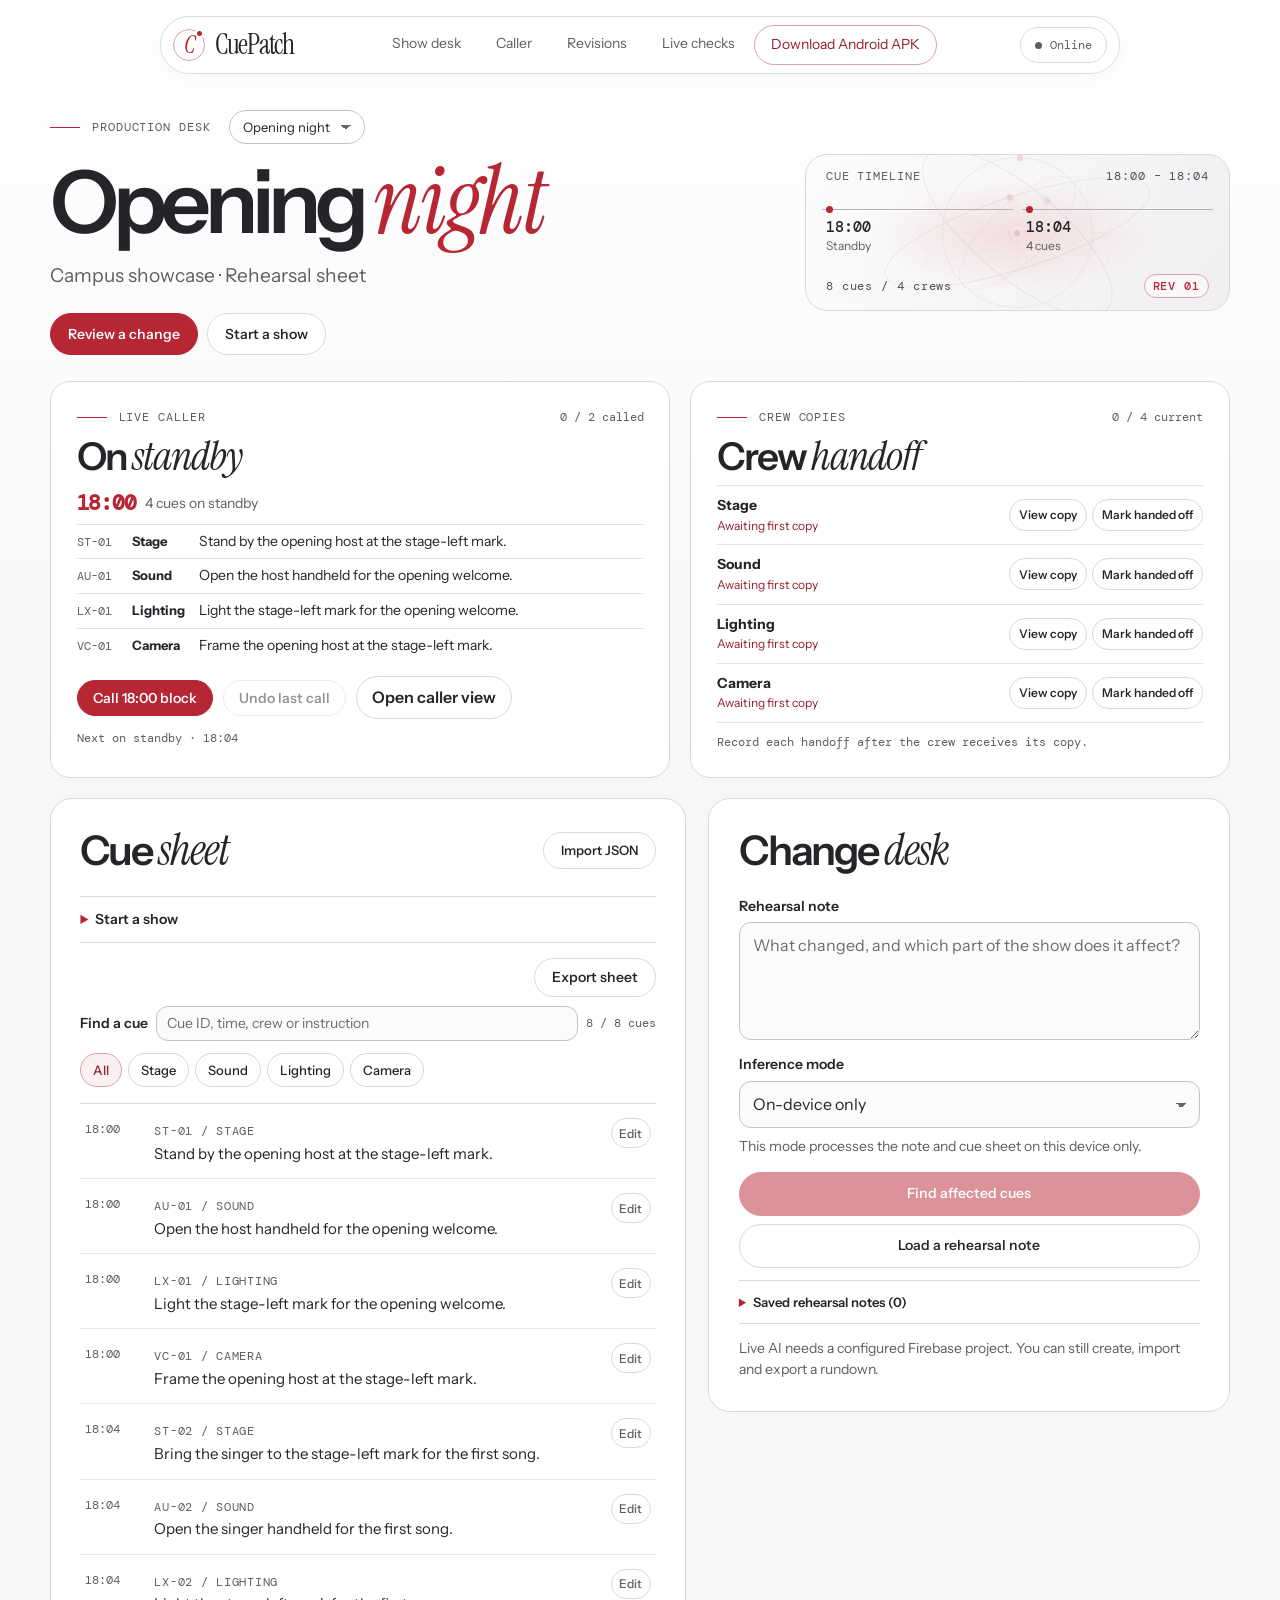
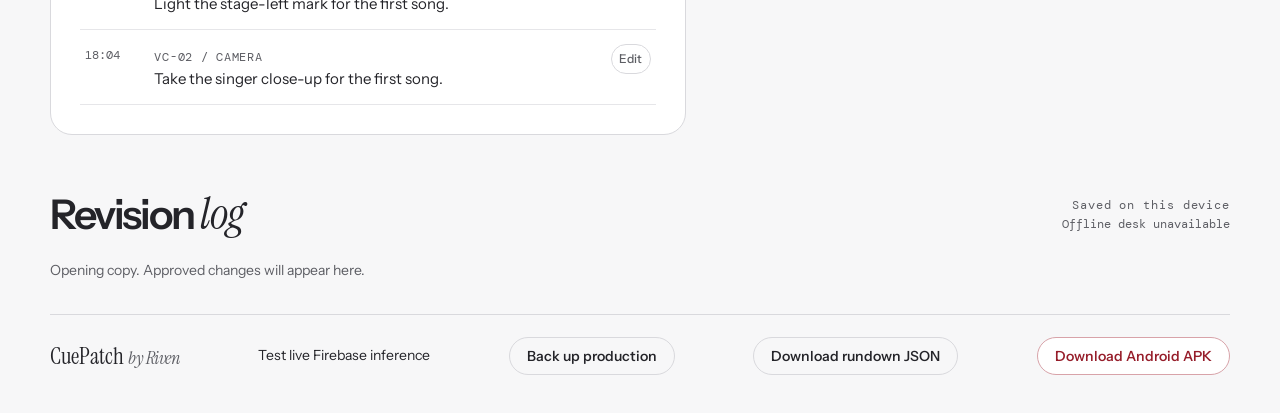
<file: web/index.html>
<!doctype html>
<html lang="en">
<head>
  <meta charset="utf-8"><meta name="viewport" content="width=device-width,initial-scale=1,viewport-fit=cover">
  <meta name="theme-color" content="#f7f7f8"><title>CuePatch · Show desk</title>
  <link rel="stylesheet" href="style.css">
</head>
<body id="top" class="show-desk">
<a class="skip" href="#desk">Skip to show desk</a>
<header class="capsule">
  <a href="#top" class="brand" aria-label="CuePatch home"><span class="seal" aria-hidden="true">C</span>CuePatch</a>
  <button class="menu-toggle" type="button" aria-expanded="false" aria-controls="navigation" aria-label="Open navigation"><span></span><span></span></button>
  <nav id="navigation" aria-label="Primary">
    <a href="#desk" aria-current="location">Show desk</a><a href="#operations">Caller</a><a href="#history">Revisions</a><a href="checks.html">Live checks</a>
    <a class="android-download" href="https://github.com/johnbosco-j/CuePatch/releases/download/android-v1.0.0/CuePatch-1.0.0.apk">Download Android APK</a>
  </nav>
  <span class="network" id="network"></span>
</header>
<nav class="mobile-sections" aria-label="Show sections">
  <a href="#operations">Caller</a><a href="#handoff">Handoffs</a><a href="#desk">Cue sheet</a><a href="#change">Changes</a>
</nav>
<main>
  <section class="hero" aria-labelledby="title">
    <div class="hero-copy">
      <div class="workspace-head"><p class="eyebrow"><span></span> Production desk</p><label class="sr-only" for="show-switch">Saved production</label><select id="show-switch" title="Switch saved production"></select></div>
      <h1 id="title">Opening <em>night</em></h1>
      <p class="sub" id="sub">Campus showcase · Rehearsal sheet</p>
      <div class="hero-actions"><a class="action solid" href="#change">Review a change</a><a id="start-link" class="action quiet" href="#new-show">Start a show</a></div>
    </div>
    <figure class="show-map schedule-map" aria-label="Production timeline">
      <figcaption><span class="eyebrow">Cue timeline</span><span id="map-time"></span></figcaption>
      <div class="orbit-plane" aria-hidden="true">
        <div class="orbit-grid"></div>
        <div class="ring round"><i></i></div><div class="ring sweep"><i></i></div>
        <div class="ring cross"><i></i></div><div class="ring radial"></div>
        <div class="axis horizontal"></div><div class="axis vertical"></div>
        <div class="orbit-core"><span></span></div>
      </div>
      <div id="time-rail" class="time-rail" role="group" aria-label="Inspect scheduled blocks"></div>
      <div class="map-footer"><span id="counts"></span><strong id="rev">REV 01</strong></div>
    </figure>
  </section>
  <section id="operations" class="operations" aria-label="Show operations">
    <section class="ops-panel caller" aria-labelledby="caller-heading">
      <div class="ops-top"><p class="eyebrow"><span></span> Live caller</p><span id="call-progress" class="counter"></span></div>
      <h2 id="caller-heading">On <em>standby</em></h2>
      <div class="block-line"><strong id="block-time"></strong><span id="block-summary"></span></div>
      <ul id="block-cues" class="block-list" aria-label="Standby instructions"></ul>
      <div class="call-actions"><button class="primary" id="call-block">Call block</button><button class="example" id="undo-call">Undo last call</button><button class="focus-launch" id="focus-open" aria-haspopup="dialog">Open caller view</button></div>
      <p id="next-block" class="ops-meta"></p>
    </section>
    <section id="handoff" class="ops-panel handoff" aria-labelledby="handoff-heading">
      <div class="ops-top"><p class="eyebrow"><span></span> Crew copies</p><span id="handoff-count" class="counter"></span></div>
      <h2 id="handoff-heading">Crew <em>handoff</em></h2>
      <div id="handoff-rows"></div>
      <p class="ops-meta">Record each handoff after the crew receives its copy.</p>
    </section>
  </section>
  <dialog id="caller-view" aria-labelledby="focus-title">
    <header class="focus-header">
      <div><p class="eyebrow">Live caller</p><h2 id="focus-title"></h2></div>
      <form method="dialog"><button class="example" autofocus>Back to desk</button></form>
    </header>
    <div class="focus-body">
      <section class="focus-now" aria-labelledby="focus-standby">
        <div class="focus-label"><h3 id="focus-standby">On standby</h3><span id="focus-progress"></span></div>
        <strong id="focus-time"></strong>
        <ul id="focus-cues" class="focus-list" aria-label="Current block cues"></ul>
        <div class="call-actions"><button class="primary" id="focus-call"></button><button class="example" id="focus-undo">Undo last call</button></div>
        <p id="focus-status" role="status"></p>
      </section>
      <aside class="focus-upcoming" aria-label="Upcoming and called blocks">
        <h3>Following block</h3><strong id="focus-next"></strong>
        <ul id="focus-next-cues" class="focus-list" aria-label="Following block cues"></ul>
        <h3 class="log-label">Call log</h3><p id="focus-empty">No blocks called yet.</p>
        <ol id="focus-log" aria-label="Called blocks, most recent first"></ol>
      </aside>
    </div>
  </dialog>
  <p id="operation-status" class="operation-status" role="status" aria-live="polite"></p>
  <div class="desk" id="desk">
    <section class="panel sheet" aria-labelledby="sheet-title">
      <div class="bar"><h2 id="sheet-title">Cue <em>sheet</em></h2><label class="import">Import JSON<input type="file" id="file" accept=".json,application/json"></label></div>
      <details id="new-show"><summary>Start a show</summary><form id="show-form">
        <label for="show-name">Show name</label><input id="show-name" required maxlength="60" placeholder="Campus arts evening">
        <label for="show-cues">Cue list</label><p class="hint" id="format">Paste four spreadsheet columns, or separate the ID, time, crew and instruction with vertical bars. Enter one cue per line.</p>
        <textarea id="show-cues" required rows="4" aria-describedby="format" placeholder="CAM-1 | 18:00 | Camera | Frame the host at the lectern."></textarea>
        <button class="primary" id="create-show">Create rundown</button><p id="form-error" role="status"></p>
      </form></details>
      <div class="filters"><label for="crew">Crew</label><select id="crew"></select><button id="export" class="link">Export sheet</button></div>
      <section id="calling-copy" hidden aria-label="Crew calling copy"><h3>Calling copy</h3><pre id="copy-text"></pre>
        <section id="crew-issue" hidden aria-label="Issue a crew copy">
          <h4 id="issue-title"></h4><p id="issue-summary"></p><div id="issue-differences"></div>
          <div class="issue-actions"><a id="issue-open" class="link" target="_blank" rel="noopener noreferrer">Open mobile copy</a><button id="issue-copy" class="link" type="button">Copy crew link</button><button id="issue-file" class="link" type="button">Download offline HTML</button></div>
          <p id="issue-note" class="hint"></p><input type="text" readonly id="issue-url" aria-label="Crew link to copy" hidden>
        </section><button type="button" id="save-sheet" class="link">Download text file</button><button type="button" id="print-sheet" class="link">Print calling copy</button><button type="button" id="close-copy" class="link">Close copy</button></section>
      <div class="cue-search"><label for="cue-search">Find a cue</label><input id="cue-search" type="search" placeholder="Cue ID, time, crew or instruction"><span id="visible-count"></span></div>
      <button id="clear-time" class="link" hidden>Show all time blocks</button>
      <div class="crew-rail" id="crew-rail" aria-label="Filter cue sheet by crew" role="group"></div><div id="rundown"></div>
    </section>
    <section class="panel change" id="change" aria-labelledby="change-title">
      <div class="bar"><h2 id="change-title">Change <em>desk</em></h2></div>
      <label for="note">Rehearsal note</label><textarea id="note" maxlength="1500" rows="4" placeholder="What changed, and which part of the show does it affect?"></textarea>
      <label for="mode">Inference mode</label><select id="mode"><option value="private">On-device only</option><option value="hybrid">On-device with cloud fallback</option></select>
      <p id="privacy" class="hint"></p><button id="analyse" class="primary">Find affected cues</button>
      <button id="example" class="example">Load a rehearsal note</button>
      <details class="note-shelf"><summary>Saved rehearsal notes <span id="template-count"></span></summary>
        <button id="save-template" class="link">Save current note on this device</button><div id="template-list"></div>
      </details>
      <p id="status" class="receipt" role="status" aria-live="polite"></p><div id="review"></div>
    </section>
  </div>
  <section class="history" id="history"><div class="bar"><h2>Revision <em>log</em></h2><div class="local-status"><span id="session">Saved on this device</span><span id="offline-status">Preparing offline desk</span></div></div><div id="log"></div></section>
  <footer><span class="brand-sign">CuePatch <em>by Riven</em></span><a href="checks.html">Test live Firebase inference</a><button id="backup" class="link">Back up production</button><button id="download" class="link">Download rundown JSON</button><a class="link android-download" href="https://github.com/johnbosco-j/CuePatch/releases/download/android-v1.0.0/CuePatch-1.0.0.apk">Download Android APK</a></footer>
</main>
<script src="config.js"></script><script src="core.js"></script><script src="ai.js"></script><script src="production.js"></script><script src="crew-copy.js"></script><script src="crew-page.js"></script><script src="app.js"></script><script src="navigation.js"></script>
</body></html>
</file>
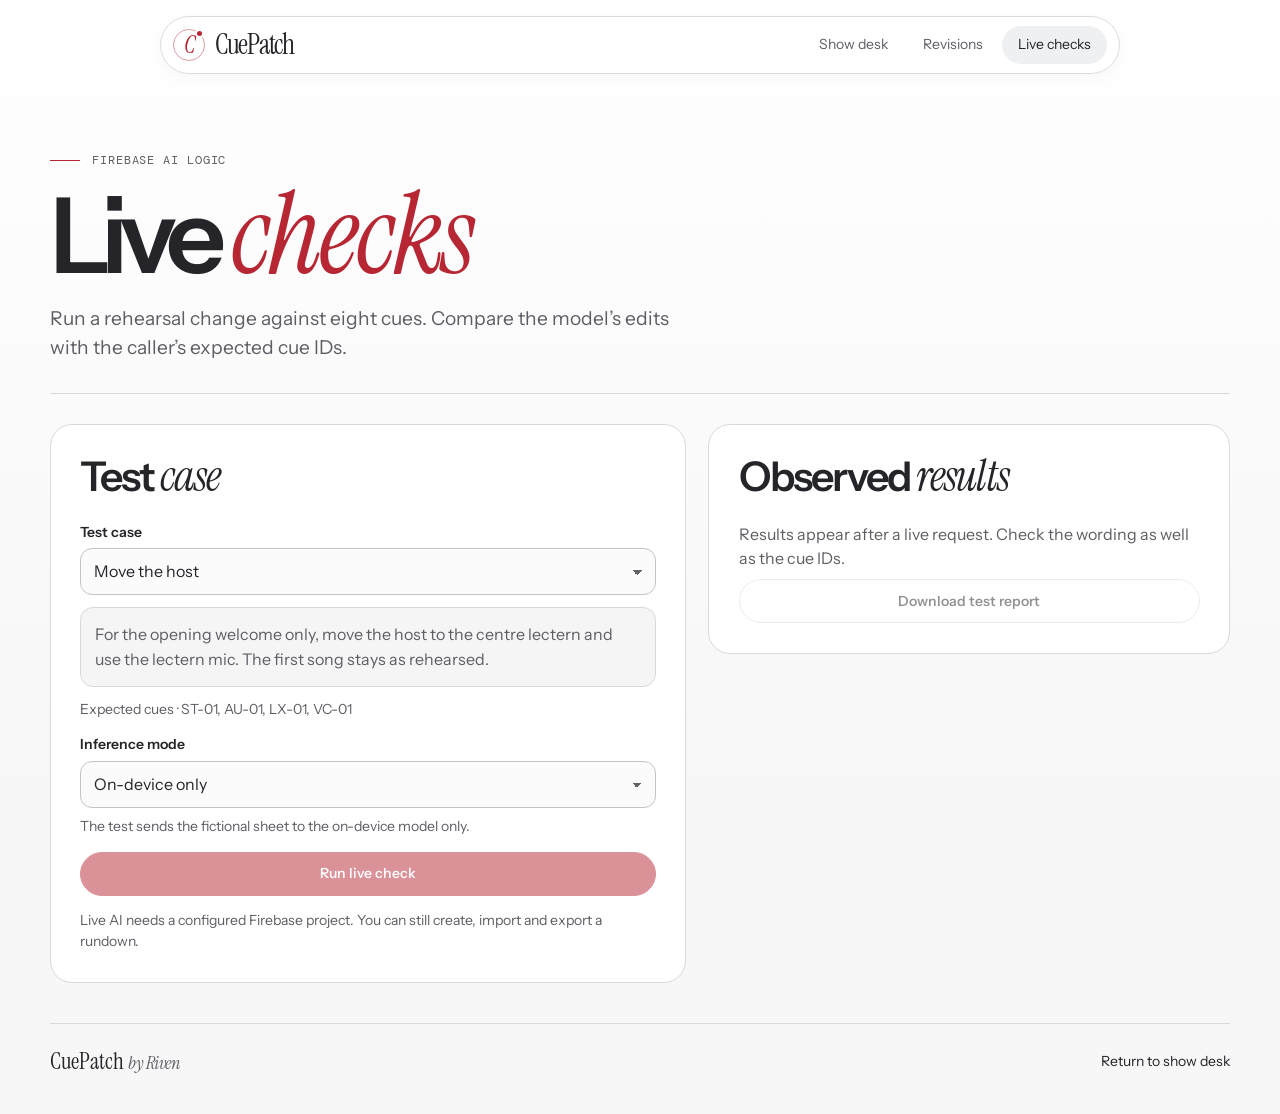
<file: web/checks.html>
<!doctype html>
<html lang="en"><head><meta charset="utf-8"><meta name="viewport" content="width=device-width,initial-scale=1"><meta name="theme-color" content="#f7f7f8"><title>CuePatch · Live checks</title><link rel="stylesheet" href="style.css"></head>
<body id="top"><a class="skip" href="#tests">Skip to live checks</a>
<header class="capsule"><a href="index.html" class="brand"><span class="seal" aria-hidden="true">C</span>CuePatch</a><nav id="navigation" aria-label="Primary"><a href="index.html#desk">Show desk</a><a href="index.html#history">Revisions</a><a aria-current="page" href="#top">Live checks</a></nav><button class="menu-toggle" type="button" aria-expanded="false" aria-controls="navigation" aria-label="Open navigation"><span></span><span></span></button></header>
<main><section class="checks-hero"><p class="eyebrow"><span></span> Firebase AI Logic</p><h1>Live <em>checks</em></h1><p class="sub">Run a rehearsal change against eight cues. Compare the model’s edits with the caller’s expected cue IDs.</p></section>
<div class="desk" id="tests"><section class="panel"><div class="bar"><h2>Test <em>case</em></h2></div><label for="case">Test case</label><select id="case"></select><p id="note" class="case-note"></p><p id="expected" class="hint"></p>
<label for="route">Inference mode</label><select id="route"><option value="private">On-device only</option><option value="hybrid">Allow cloud fallback</option></select><p id="permission" class="hint"></p><button class="primary" id="run" disabled>Run live check</button><p id="status" class="receipt" role="status"></p></section>
<section class="panel"><div class="bar"><h2>Observed <em>results</em></h2></div><p id="empty">Results appear after a live request. Check the wording as well as the cue IDs.</p><div id="results"></div><button id="export" class="example" disabled>Download test report</button></section></div>
<footer><span class="brand-sign">CuePatch <em>by Riven</em></span><a href="index.html">Return to show desk</a></footer></main>
<script src="config.js"></script><script src="core.js"></script><script src="ai.js"></script><script src="checks.js"></script><script src="navigation.js"></script></body></html>
</file>
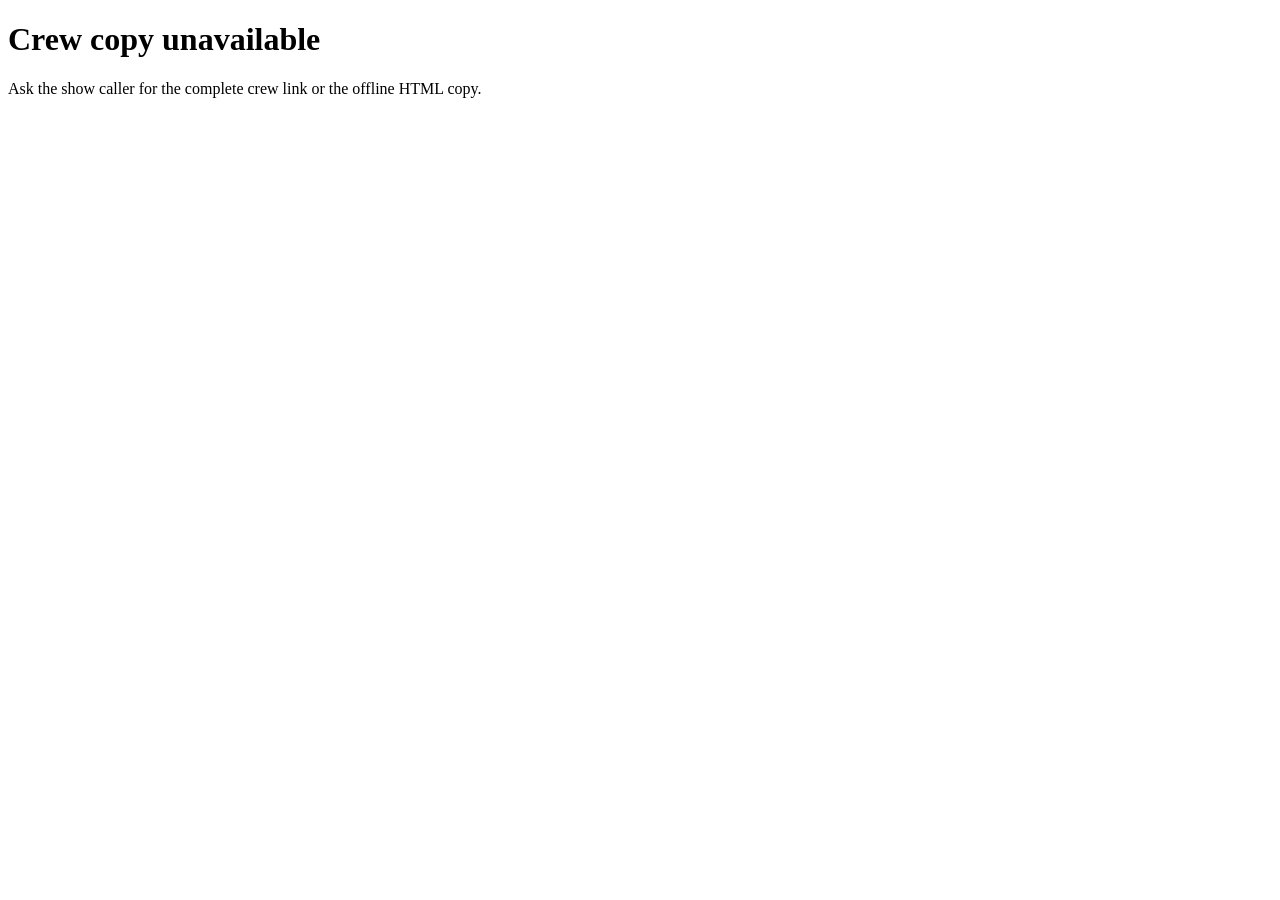
<file: web/crew.html>
<!doctype html>
<html lang="en"><head><meta charset="utf-8"><meta name="viewport" content="width=device-width,initial-scale=1"><meta name="referrer" content="no-referrer"><meta name="robots" content="noindex,nofollow"><title>CuePatch · Crew copy</title></head>
<body><main id="crew-page"><h1>Crew calling copy</h1><p>Open the full crew link from your show caller to read your instructions.</p></main>
<script src="crew-copy.js"></script><script src="crew-page.js"></script><script src="crew-view.js"></script></body></html>
</file>
<file: web/style.css>
@import url('https://fonts.googleapis.com/css2?family=DM+Mono:wght@400;500&family=Instrument+Sans:wght@400;500;600;700&family=Instrument+Serif:ital@0;1&display=swap');

:root {
  color-scheme:light; --paper:#f7f7f8; --surface:#fff; --ink:#242429; --muted:#5d5e64;
  --line:#d9d9dd; --red:#b72633; --deep:#961d2a; --wash:#faf0f1;
  --sans:"Instrument Sans",Arial,sans-serif; --serif:"Instrument Serif",Georgia,serif;
  --mono:"DM Mono",ui-monospace,monospace; --ease:cubic-bezier(.16,1,.3,1);
}
*,*::before,*::after {box-sizing:border-box}
html {scroll-padding-top:100px;scroll-behavior:smooth}
body {margin:0;min-width:280px;color:var(--ink);background:linear-gradient(#fff 0,#fafafb 450px,var(--paper) 780px);font:400 16px/1.55 var(--sans);-webkit-font-smoothing:antialiased}
[hidden] {display:none!important}
::selection {background:#f6c6cb;color:#37181a}
:focus-visible {outline:2px solid var(--red);outline-offset:4px}
a,button,summary,label.import,select {touch-action:manipulation}
a {color:inherit;text-decoration:none}
button,input,select,textarea {font:inherit;color:inherit}
button,summary,select,.import {cursor:pointer}
button:disabled {cursor:default;opacity:.5}
.skip {position:fixed;left:12px;top:12px;z-index:30;transform:translateY(-180%);background:#fff;padding:10px 20px;border-radius:999px}
.skip:focus {transform:none}
.capsule {
  position:sticky;top:16px;z-index:10;max-width:960px;width:calc(100% - 40px);min-height:58px;
  margin:16px auto 0;padding:6px 12px;display:flex;align-items:center;justify-content:space-between;gap:12px;
  border:1px solid #dcdcdf;border-radius:999px;background:rgb(255 255 255 / .85);
  backdrop-filter:blur(18px) saturate(1.4);box-shadow:inset 0 1px 0 #fff,0 4px 16px #20202b08;
}
.capsule::after {content:"";position:absolute;bottom:0;left:4%;width:92%;height:1px;pointer-events:none;background:linear-gradient(90deg,transparent,var(--red),transparent);transform:scaleX(0);transform-origin:left}
@supports (animation-timeline:scroll()) {
  .capsule::after {animation:progress linear both;animation-timeline:scroll(root)}
  @keyframes progress {to{transform:scaleX(1)}}
}
.brand {display:inline-flex;align-items:center;gap:10px;font:400 28px/1 var(--serif);letter-spacing:-.045em;white-space:nowrap}
.seal {width:32px;height:32px;display:grid;place-items:center;color:var(--red);border:1px solid #dc9da3;border-radius:50%;font:italic 24px/.8 var(--serif);position:relative}
.seal::after {content:"";position:absolute;width:5px;height:5px;border-radius:50%;background:var(--red);top:1px;right:2px;box-shadow:0 0 0 2px #fff}
.capsule nav {display:flex;gap:3px}
.capsule nav a,.network {border-radius:999px;padding:8px 16px;font-size:14px;color:var(--muted);white-space:nowrap}
.capsule nav a[aria-current] {color:var(--ink);background:#eff0f2}
.capsule nav a:hover {color:var(--red);background:var(--wash)}
.network {font:12px var(--mono);border:1px solid var(--line);padding:9px 14px;display:flex;align-items:center;gap:8px}
.network::before {content:"";width:7px;height:7px;background:currentColor;border-radius:50%}
main {width:min(1180px,calc(100% - 64px));margin:auto}
.hero {position:relative;display:grid;grid-template-columns:minmax(0,1.3fr) minmax(290px,.8fr);min-height:330px;align-items:center;gap:clamp(24px,5vw,96px);padding:clamp(34px,5.4vw,78px) 0 42px}
.eyebrow,#map-time,#counts,#rev,.cue-meta,#session,.network,.cue time {font-family:var(--mono);font-variant-numeric:tabular-nums}
.eyebrow,#map-time,#counts,#rev,#session {font-size:12px;letter-spacing:.075em}
.eyebrow {display:flex;align-items:center;gap:12px;margin:0 0 14px;text-transform:uppercase;color:var(--muted)}
.eyebrow>span {width:30px;height:1px;background:var(--red)}
h1,h2,h3,p,figure {margin:0}
h1,h2,h3 {font-weight:600;text-wrap:balance}
h1 {font-size:clamp(58px,8.2vw,118px);letter-spacing:-.073em;line-height:.96;overflow-wrap:anywhere}
h1 em,h2 em,.brand-sign em {font:italic 400 1.08em/.92 var(--serif);letter-spacing:-.024em}
h1 em {color:var(--red)}
h2 {font-size:clamp(29px,3.2vw,46px);line-height:1.05;letter-spacing:-.052em}
h3 {font-size:21px;letter-spacing:-.025em}
.sub,.hint,.receipt,#empty,.history p,.case-note {color:var(--muted)}
.sub {margin-top:16px;font-size:clamp(16px,1.5vw,20px);max-width:620px}
.hero-actions {display:flex;flex-wrap:wrap;gap:9px;margin-top:23px}
.action,.primary,.example,.import,.link {display:inline-flex;align-items:center;justify-content:center;min-height:42px;padding:9px 17px;border:1px solid var(--line);border-radius:999px;background:var(--surface);font:550 14px/1.3 var(--sans);transition:transform .15s var(--ease),background .15s,border-color .15s}
.solid,.primary {background:var(--red);color:white;border-color:var(--red)}
.solid:hover,.primary:enabled:hover {background:var(--deep);border-color:var(--deep)}
.action:hover,.link:hover,.example:hover,.import:hover {border-color:#c77b82}
.action:active,button:enabled:active {transform:translateY(1px)}
.show-map {isolation:isolate;position:relative;overflow:hidden;aspect-ratio:1.95;border-radius:22px;border:1px solid var(--line);background:radial-gradient(ellipse at 50% 52%,#f3dddf 0,transparent 49%),linear-gradient(120deg,#fcfcfd,#f0f0f2)}
.show-map::before {content:"";position:absolute;inset:0;background-image:radial-gradient(#94949e55 .75px,transparent .8px);background-size:9px 9px;mask-image:linear-gradient(transparent,#0006 21%,#0005 78%,transparent)}
.show-map figcaption,.map-footer {position:absolute;left:20px;right:20px;display:flex;align-items:center;justify-content:space-between;gap:6px;z-index:2}
.show-map figcaption {top:12px}
.show-map .eyebrow {margin:0}
.map-footer {bottom:12px}
#map-time,#counts {color:#4d4e55}
#rev {color:var(--red);border:1px solid #d8a2a6;background:#fff9;border-radius:999px;padding:2px 8px;font-weight:500}
.orbit-plane {position:absolute;inset:11% 8%;display:grid;place-items:center}
.orbit-grid {position:absolute;width:min(55%,190px);aspect-ratio:1;border-radius:50%;border:1px dashed #b7a4a656}
.ring {position:absolute;width:66%;height:47%;border-radius:50%;border:1px solid #a8a3a8}
.ring.round {width:auto;height:97%;aspect-ratio:1;border-color:#b6a7aa}
.ring.sweep {transform:rotate(-18deg);border-color:#a92d3e88}
.ring.cross {width:56%;height:57%;transform:rotate(40deg);border-color:#ad9095}
.ring.radial {width:36%;height:37%;transform:rotate(-44deg);border-style:dashed;border-color:#b97e87}
.ring i {position:absolute;inset:0;border-radius:50%;animation:orbit 22s linear infinite}
.ring i::before {content:"";display:block;width:6px;height:6px;background:var(--red);border-radius:50%;position:absolute;left:50%;top:-3px;box-shadow:0 0 0 3px #b7263313}
.ring.sweep i,.ring.cross i {animation:none}
.ring.cross i::before {background:#797a82}
.axis {position:absolute;background:#8d8d942e}
.horizontal {width:94%;height:1px}
.vertical {height:95%;width:1px}
.orbit-core {width:18px;height:18px;display:grid;place-items:center;border:1px solid #b7263349;border-radius:50%;background:#fff7}
.orbit-core span {width:6px;height:6px;border-radius:50%;background:var(--red)}
@keyframes orbit {to {transform:rotate(1turn)}}
.desk {border-top:1px solid var(--line);padding:30px 0 40px;display:grid;align-items:start;grid-template-columns:minmax(0,1.22fr) minmax(0,1fr);gap:22px}
.panel {min-width:0;border:1px solid var(--line);background:var(--surface);border-radius:22px;padding:clamp(18px,2.3vw,32px);box-shadow:inset 0 1px 0 #fff}
.bar,.filters {display:flex;align-items:center;justify-content:space-between;gap:12px}
.bar {margin-bottom:24px}
.import {position:relative;overflow:hidden;min-height:36px;font-size:13px}
.import:focus-within {outline:2px solid var(--red);outline-offset:3px}
.import input {position:absolute;inset:0;opacity:0;width:100%;height:100%;cursor:pointer}
#new-show {border-block:1px solid var(--line);padding:9px 0;margin-bottom:15px}
summary,label {font-weight:600;font-size:14px}
summary {padding:3px 0}
summary::marker {color:var(--red)}
#show-form {padding-top:12px}
#show-form label,.change>label,.panel>label {display:block;margin:14px 0 5px}
input:not([type=checkbox]):not([type=file]),select,textarea {min-width:0;width:100%;border:1px solid #c2c3c8;background:#fbfbfc;border-radius:12px;padding:10px 13px;font-size:16px}
select {appearance:none;padding-right:34px;background-image:linear-gradient(45deg,transparent 50%,#626369 50%),linear-gradient(135deg,#626369 50%,transparent 50%);background-position:calc(100% - 18px) 52%,calc(100% - 13px) 52%;background-size:5px 5px;background-repeat:no-repeat}
textarea {display:block;resize:vertical;line-height:1.5}
textarea::placeholder,input::placeholder {color:#6c6d73}
.filters {justify-content:start;margin-bottom:16px;flex-wrap:wrap}
.filters select {width:auto;max-width:100%}
.filters .link {margin-left:auto}
.link {background:transparent;font-size:14px;min-height:36px}
#rundown {border-top:1px solid var(--line)}
.cue {position:relative;display:grid;grid-template-columns:59px 1fr;gap:10px;padding:13px 5px;border-bottom:1px solid #e6e6e9;transition:background .15s}
.cue:hover {background:#f6f6f8}
.cue time,.cue-meta {font-size:12px;color:var(--muted)}
.cue time {padding-top:3px}
.cue-meta {letter-spacing:.06em;text-transform:uppercase}
.cue p {overflow-wrap:anywhere;font-size:15px}
.cue.changed {background:var(--wash);border-left:2px solid var(--red);padding-left:9px}
.hint,.receipt,.history p {font-size:14px}
.hint {margin:8px 0 14px}
.primary,.example {width:100%;min-height:44px}
.example {margin-top:8px}
.receipt {margin-top:14px}
.patch {display:block;border-top:1px solid var(--line);margin:12px 0;padding:12px 0 0;font-size:14px;overflow-wrap:anywhere}
.patch del,.patch ins,.patch q {display:block;margin:5px 0;font-weight:400}
.patch del {color:#64656b}
.patch ins {text-decoration:none;color:#202024;padding:6px 9px;background:var(--wash);border-left:2px solid var(--red)}
.patch q {font-family:var(--serif);font-style:italic;font-size:19px;color:#5e4549}
input[type=checkbox] {accent-color:var(--red);width:17px;height:17px;vertical-align:middle}
#review:not(:empty) {margin-top:18px}
#calling-copy,.case-note {background:#f5f5f6;padding:14px;border:1px solid var(--line);border-radius:13px;margin:12px 0}
#copy-text {white-space:pre-wrap;overflow-wrap:anywhere;font:14px/1.5 var(--mono)}
#calling-copy .link {margin:4px 5px 0 0}
#form-error {color:var(--deep);font-size:14px}
.history {padding:18px 0 32px}
#session {color:var(--muted)}
.logrow {border-left:2px solid #cb7b83;padding:7px 12px;margin:12px 0;overflow-wrap:anywhere}
.logrow p {margin-top:5px}
footer {display:flex;align-items:center;flex-wrap:wrap;gap:18px;justify-content:space-between;padding:22px 0 38px;border-top:1px solid var(--line);font-size:14px}
footer a:hover {text-decoration:underline;text-underline-offset:3px}
.brand-sign {font:400 23px var(--serif)}
.brand-sign em {color:var(--muted);font-size:.8em}
.checks-hero {padding:clamp(40px,6vw,82px) 0 30px}
@media (max-width:760px) {
  main {width:calc(100% - 32px)}
  .capsule {width:calc(100% - 24px);top:8px;margin-top:8px;min-height:50px;gap:4px}
  .brand {font-size:24px;gap:5px}.seal{width:26px;height:26px;font-size:21px}
  .capsule nav {gap:0}.capsule nav a {font-size:13px;padding:7px 9px}
  .network {display:none}
  .hero {grid-template-columns:1fr;gap:20px;padding:32px 0 22px}
  .show-map {aspect-ratio:auto;height:138px}
  .orbit-plane {inset:2% 11%}.show-map figcaption,.map-footer {left:14px;right:14px}
  .desk {grid-template-columns:1fr;padding:18px 0 32px;gap:16px}
  .bar {margin-bottom:16px}
}
@media (max-width:370px) {
  .capsule nav a {padding:6px;font-size:12px}
  .brand {font-size:20px}.seal{display:none}
  main {width:calc(100% - 24px)}
  .panel {padding:14px}
}
@media (prefers-reduced-motion:no-preference) {
  .hero-copy,.show-map {animation:arrive .65s var(--ease) both}
  .show-map {animation-delay:70ms}
  @keyframes arrive {from{opacity:.6;transform:translateY(12px)}to{opacity:1;transform:none}}
}
@media (prefers-reduced-motion:reduce) {
  html {scroll-behavior:auto}
  *,*::before,*::after {animation:none!important;transition:none!important}
}
.menu-toggle {display:none}
.crew-rail {display:flex;gap:6px;flex-wrap:wrap;margin:0 0 16px}
.crew-chip {border:1px solid #d6d6db;border-radius:999px;background:#fff;padding:6px 12px;min-height:34px;font:500 13px/1.3 var(--sans)}
.crew-chip[aria-pressed=true] {color:var(--deep);background:var(--wash);border-color:#d7a2a7}
.crew-chip:hover {border-color:#ba8990}
@media(min-width:761px) {
  .filters label,.filters #crew {position:absolute;width:1px;height:1px;padding:0;clip-path:inset(50%);overflow:hidden}
  .filters #crew:focus-visible {position:relative;width:auto;height:auto;padding:8px 29px 8px 12px;clip-path:none}
  .sheet .filters {float:right;margin:0 0 9px 8px}
  #rundown,#calling-copy {clear:both}
}
@media (pointer:fine) and (prefers-reduced-motion:no-preference) {
  .panel:hover {background-image:radial-gradient(260px circle at var(--mx,50%) var(--my,50%),#bc253307,transparent 85%);border-color:#c8c3c7}
}
@media(max-width:760px) {
  .crew-rail {display:none}
  .capsule {justify-content:flex-start}
  .capsule nav {display:none}
  .capsule nav.is-open {display:flex;flex-direction:column;position:absolute;left:0;right:0;top:calc(100% + 8px);background:#fff;border:1px solid var(--line);border-radius:20px;padding:8px;box-shadow:0 12px 30px #20202b15}
  .capsule nav a {padding:12px 16px;font-size:16px}
  .menu-toggle {display:grid;place-content:center;gap:5px;border:1px solid var(--line);border-radius:50%;height:40px;width:40px;background:#fff;order:3;margin-left:auto}
  .menu-toggle span {display:block;width:16px;height:1px;background:var(--ink)}
  .menu-toggle[aria-expanded=true] span:first-child {transform:translateY(3px) rotate(45deg)}
  .menu-toggle[aria-expanded=true] span:last-child {transform:translateY(-3px) rotate(-45deg)}
  .network {display:inline-flex;margin-left:auto}.network+.menu-toggle{margin-left:0}
}
.sr-only{position:absolute;width:1px;height:1px;padding:0;overflow:hidden;clip-path:inset(50%);white-space:nowrap}
.workspace-head{display:flex;align-items:center;gap:18px;flex-wrap:wrap;margin-bottom:14px}
.workspace-head .eyebrow{margin:0}
.workspace-head select{width:auto;max-width:min(290px,85vw);font-size:13px;padding-block:6px;border-radius:999px;background-color:#fff}
.hero{padding-block:36px 26px;min-height:245px}
.hero h1{font-size:clamp(52px,6.8vw,92px)}
.hero .show-map{aspect-ratio:2.7}
.operations{display:grid;grid-template-columns:minmax(0,1.15fr) minmax(0,1fr);gap:20px;align-items:stretch}
.ops-panel{min-width:0;padding:clamp(17px,2vw,27px);border-radius:20px;background:white;border:1px solid var(--line)}
.ops-top,.block-line,.call-actions,.handoff-row,.crew-actions,.saved-note{display:flex;align-items:center;gap:10px}
.ops-top,.handoff-row,.saved-note{justify-content:space-between}
.ops-top{margin-bottom:10px}.ops-top .eyebrow{margin:0}
.ops-panel h2{font-size:clamp(27px,3vw,39px)}
.counter,.cue-id,.ops-meta,.block-line strong{font-family:var(--mono);font-variant-numeric:tabular-nums}
.counter{font-size:12px;color:var(--muted);white-space:nowrap}
.block-line{margin:16px 0 9px}.block-line strong{font-size:21px;line-height:1;letter-spacing:-.06em;color:var(--red)}
.block-line>span{font-size:14px;color:var(--muted)}
.block-list{padding:0;margin:0 0 14px;list-style:none;max-height:270px;overflow:auto;scrollbar-width:thin}
.block-list li{display:grid;grid-template-columns:48px 60px minmax(0,1fr);gap:7px;align-items:baseline;border-top:1px solid #e4e4e8;padding:6px 0;font-size:14px;overflow-wrap:anywhere}
.block-list strong{font-size:13px}.cue-id{color:var(--muted);font-size:12px}
.call-actions{flex-wrap:wrap}.call-actions button{width:auto;margin:0;min-height:36px;padding:8px 15px}
.ops-meta{font-size:12px;color:var(--muted);margin-top:10px}
.handoff-row{padding:9px 0;border-bottom:1px solid #e4e4e8}
.handoff-row:first-child{margin-top:8px;border-top:1px solid #e4e4e8}
.handoff-row>div:first-child{min-width:0;overflow-wrap:anywhere}
.handoff-row strong,.handoff-row span{display:block}
.handoff-row strong{font-size:14px}.handoff-row span{font-size:12px;color:var(--muted)}
.handoff-row .not-issued{color:var(--deep)}
.crew-actions{flex-shrink:0;flex-wrap:wrap;justify-content:flex-end;gap:5px}
.crew-actions .link{font-size:12px;min-height:32px;padding:5px 9px}
.operation-status{color:var(--deep);font-size:14px;margin:0}.operation-status:not(:empty){margin:8px 0}
.operations~.desk{border-top:0;padding-top:20px}
.revision-detail{border-top:1px solid var(--line);padding:10px 0}.revision-detail summary{font-weight:600}
.stored-diff{display:grid;gap:4px;padding:9px 0;overflow-wrap:anywhere}.stored-diff del{color:var(--muted)}.stored-diff ins{text-decoration:none;border-left:2px solid var(--red);padding-left:8px}
.note-shelf{border-block:1px solid var(--line);margin-top:12px;padding:8px 0}.note-shelf summary{font-size:13px}
.note-shelf .link{font-size:12px}.saved-note{margin-top:8px;border-top:1px solid var(--line);padding:6px 0}
.template-use{text-align:left;border:0;background:none;color:var(--ink);padding:4px;font-size:13px;overflow-wrap:anywhere}
@media(max-width:840px){.operations{grid-template-columns:1fr 1fr;gap:12px}.crew-actions{flex-direction:column;align-items:stretch}.block-list li{grid-template-columns:47px 1fr}.block-list li>span:last-child{grid-column:1/-1}.hero .show-map{aspect-ratio:2.5}}
@media(max-width:650px){.hero{padding-block:25px 18px}.hero .show-map{height:102px}.operations{grid-template-columns:minmax(0,1fr)}.crew-actions{flex-direction:row}.block-list li{grid-template-columns:46px 55px 1fr}.block-list li>span:last-child{grid-column:auto}.handoff-row{flex-wrap:wrap}.hero-actions{margin-top:15px}.workspace-head{gap:8px}.ops-panel .eyebrow{font-size:11px}}
@media(prefers-reduced-motion:reduce){.block-list{scroll-behavior:auto}}
.schedule-map .orbit-plane{opacity:.16;inset:0;pointer-events:none}
.time-rail{position:absolute;inset:25% 16px 24%;display:flex;align-items:center;gap:9px;overflow-x:auto;scrollbar-width:thin;z-index:1}
.schedule-tick{flex:1 0 auto;position:relative;min-width:62px;border:0;border-top:1px solid #b8b1b5;background:transparent;padding:7px 4px 3px;text-align:left}
.schedule-tick::before{content:"";width:7px;height:7px;position:absolute;top:-4px;left:4px;border-radius:50%;background:var(--red)}
.schedule-tick strong,.schedule-tick span{display:block}
.schedule-tick strong{font:500 15px var(--mono)}.schedule-tick span{font-size:12px;color:var(--muted)}
.schedule-tick[aria-pressed=true] strong,.schedule-tick:hover strong{color:var(--red);text-decoration:underline}
.cue-search{display:flex;align-items:center;gap:8px;flex-wrap:wrap;clear:both;margin:12px 0}
.cue-search input[type=search]{flex:1 1 160px;min-width:0;width:auto;font-size:14px;padding:6px 10px}
#visible-count{font:12px var(--mono);color:var(--muted)}
#clear-time{margin-bottom:7px;font-size:12px;min-height:30px}
@media(max-width:650px){.time-rail{inset:25% 12px 23%}.schedule-tick{padding:5px 3px 0}.schedule-tick strong{font-size:13px}.schedule-tick span{font-size:11px}}

.local-status{display:grid;gap:3px;text-align:right}.local-status span{font:12px var(--mono);color:var(--muted)}

@media print{
  @page{margin:18mm}
  body.printing-copy{background:white;color:black}
  .printing-copy> :not(main),.printing-copy main> :not(#desk),.printing-copy #desk> :not(.sheet),.printing-copy .sheet> :not(#calling-copy),.printing-copy #calling-copy button{display:none!important}
  .printing-copy main,.printing-copy #desk,.printing-copy .sheet,.printing-copy #calling-copy{display:block!important;margin:0;padding:0;width:100%;border:0;box-shadow:none;background:white}
  .printing-copy #copy-text{font:12pt/1.7 ui-monospace,monospace;white-space:pre-wrap}
}

.cue{grid-template-columns:59px minmax(0,1fr) auto;align-items:start}
.cue-edit{border:1px solid var(--line);border-radius:999px;background:transparent;color:var(--muted);font:500 12px var(--sans);min-width:40px;min-height:30px;margin-top:1px}
.cue-edit:hover{color:var(--deep);border-color:#c77b82}
.cue-editor{padding:9px 0}.cue-editor textarea{margin:5px 0 8px}.cue-editor .primary{font-size:13px}
@media(max-width:450px){.cue{grid-template-columns:45px minmax(0,1fr) auto;gap:5px}.cue-edit{min-width:35px}}

.focus-launch{margin-inline-start:auto;border:1px solid var(--line);padding:8px 14px;border-radius:24px;background:white;color:var(--ink);font-weight:600}
.focus-launch:hover{border-color:var(--ink)}
#caller-view{position:fixed;inset:0;margin:auto;width:min(1100px,96vw);max-height:92dvh;overflow:auto;border:1px solid var(--line);border-radius:18px;padding:0;background:var(--surface);color:var(--ink);box-shadow:0 24px 100px #15151c29}
#caller-view::backdrop{background:rgb(34 34 40 / 46%)}
body:has(#caller-view[open]){overflow:hidden}
.focus-header,.focus-body{display:grid;grid-template-columns:minmax(0,1.45fr) minmax(0,1fr)}
.focus-header{padding:24px clamp(16px,3vw,40px);border-bottom:1px solid var(--line);align-items:center}
.focus-header h2{font-size:clamp(28px,4vw,50px);margin:4px 0 0;line-height:1.05;overflow-wrap:anywhere}
.focus-header form{justify-self:end}
.focus-header .eyebrow{color:var(--deep)}
.focus-now,.focus-upcoming{padding:clamp(16px,3vw,38px);min-width:0}
.focus-upcoming{background:#f4f4f6;border-inline-start:1px solid var(--line)}
.focus-label{display:flex;align-items:baseline;justify-content:space-between;gap:12px;flex-wrap:wrap}
.focus-body h3{font:600 17px/1.4 var(--sans);margin:0}
#focus-progress,#focus-log time,.focus-list .cue-id{font:400 13px/1.55 var(--mono);color:var(--muted)}
#focus-time,#focus-next{display:block;font:500 clamp(38px,6.4vw,80px)/1.1 var(--sans);letter-spacing:-.055em;color:var(--deep);margin:10px 0 24px}
#focus-next{font-size:clamp(24px,3vw,38px);color:var(--ink);margin-bottom:16px}
.focus-list,#focus-log{list-style:none;margin:0 0 20px;padding:0}
.focus-list li{display:grid;grid-template-columns:minmax(58px,max-content) 1fr;column-gap:12px;padding:12px 0;border-top:1px solid var(--line);align-items:baseline;overflow-wrap:anywhere}
.focus-list li>span:last-child{grid-column:2;font-size:clamp(16px,1.6vw,21px);line-height:1.4}
.focus-upcoming .focus-list li>span:last-child{font-size:16px}
.focus-body .log-label{margin-top:30px}
#focus-log li{display:flex;align-items:baseline;gap:6px;border-top:1px solid var(--line);padding:8px 0;font-size:14px}
#focus-log li strong{margin-right:auto}
#focus-empty,#focus-status{font-size:14px;color:var(--muted)}
#focus-status:empty{display:none}
@media(max-width:650px){.focus-body{grid-template-columns:1fr}.focus-header{grid-template-columns:minmax(0,1fr) auto;gap:8px}.focus-upcoming{border-inline-start:0;border-top:1px solid var(--line)}#caller-view{width:96vw;max-height:96dvh}.focus-launch{margin-inline-start:0}}

.handoff-ids{display:block;color:var(--deep);font:500 12px/1.5 var(--mono);margin-top:2px}
#crew-issue{padding:14px 0;border-block:1px solid var(--line);margin:14px 0}
#issue-title{font-size:18px;margin:0}#issue-summary{margin:4px 0 10px;color:var(--deep)}
.issue-actions{display:flex;gap:5px 12px;flex-wrap:wrap;align-items:center}
#issue-open{display:inline-block;font-weight:600;color:var(--deep);text-decoration:underline;text-underline-offset:3px}
#issue-differences p{display:grid;gap:4px;font-size:15px;border-inline-start:3px solid var(--red);padding:4px 10px}
#issue-differences strong{font:500 13px var(--mono)}#issue-note{margin-bottom:0}
@media print{.printing-copy #crew-issue{display:none!important}}

.mobile-sections {display:none}
.capsule nav .android-download, footer .android-download {
  color:var(--deep);border:1px solid #d8a3a9;background:#fff;
}
.capsule nav .android-download:hover,footer .android-download:hover {background:var(--wash)}
@media screen and (min-width:761px) and (max-width:900px) {
  .capsule nav a {padding-inline:9px}
  .capsule {gap:6px;width:calc(100% - 24px)}
}

@media screen and (max-width:760px) {
  html {scroll-padding-top:calc(76px + env(safe-area-inset-top))}
  html:has(.mobile-sections) {scroll-padding-bottom:calc(64px + env(safe-area-inset-bottom))}
  .show-desk {padding-bottom:calc(58px + env(safe-area-inset-bottom))}
  main {width:auto;margin-inline:max(12px,env(safe-area-inset-left)) max(12px,env(safe-area-inset-right))}
  .capsule {top:max(6px,env(safe-area-inset-top));margin-top:max(6px,env(safe-area-inset-top));padding:4px 8px 4px 12px}
  .menu-toggle {width:44px;height:44px;margin-left:4px;flex-shrink:0}
  .capsule nav.is-open {overflow-y:auto;max-height:calc(100dvh - 140px - env(safe-area-inset-top) - env(safe-area-inset-bottom))}
  .capsule nav a {display:flex;align-items:center;min-height:44px}
  .mobile-sections {
    display:grid;grid-template-columns:repeat(4,minmax(0,1fr));position:fixed;inset:auto 0 0;z-index:9;
    padding:0 max(8px,env(safe-area-inset-right)) env(safe-area-inset-bottom) max(8px,env(safe-area-inset-left));
    background:#fff;border-top:1px solid var(--line);box-shadow:0 -3px 16px #24242908;
  }
  .mobile-sections a {
    display:grid;place-items:center;min-height:52px;border-top:3px solid transparent;
    color:#55555c;font-weight:600;font-size:14px;
  }
  .mobile-sections a[aria-current] {border-top-color:var(--red);color:var(--deep);background:linear-gradient(var(--wash),#fff)}
  .mobile-sections a:focus-visible {outline-offset:-4px}
  .show-desk:has(dialog[open],textarea:focus,input[type="search"]:focus,input[type="text"]:focus,#show-name:focus) .mobile-sections {display:none}
  .hero,.desk {grid-template-columns:minmax(0,1fr)}
  .hero {min-height:0;gap:16px;padding-block:24px 16px}
  .workspace-head {gap:8px;justify-content:space-between}
  .workspace-head .eyebrow {gap:6px;letter-spacing:.045em}
  .workspace-head .eyebrow>span {width:15px}
  .workspace-head select {max-width:100%;min-height:44px;font-size:16px}
  .hero .sub {margin-top:10px}
  .hero-actions {margin-top:15px}
  .hero-actions .action {min-height:44px}
  .hero .schedule-map {
    display:grid;grid-template-rows:auto minmax(48px,auto) auto;gap:6px;align-items:center;
    height:auto;min-width:0;aspect-ratio:auto;padding:10px 14px;
  }
  .schedule-map figcaption,.schedule-map .map-footer,.schedule-map .time-rail {position:relative;inset:auto}
  .schedule-map .time-rail {gap:8px;min-width:0;padding:4px 0;scroll-snap-type:x proximity}
  .schedule-tick {min-height:44px;padding:6px 4px 2px;scroll-snap-align:start}
  .schedule-tick strong {font-size:15px}.schedule-tick span {font-size:12px}
  .ops-panel,.panel {padding:clamp(14px,4vw,24px);min-width:0;border-radius:17px}
  .bar,.ops-top {flex-wrap:wrap;row-gap:6px}
  .ops-top .eyebrow {font-size:12px}
  .block-line {flex-wrap:wrap}
  .block-list {max-height:50dvh}
  .block-list li,.focus-list li {
    grid-template-columns:minmax(0,max-content) minmax(0,1fr);column-gap:10px;row-gap:3px;
    padding-block:10px;overflow-wrap:anywhere;
  }
  .block-list li>span:last-child,.focus-list li>span:last-child {grid-column:1/-1;font-size:16px;line-height:1.45}
  .ops-panel .call-actions {display:grid;grid-template-columns:repeat(2,minmax(0,1fr));gap:8px}
  .ops-panel #call-block {grid-column:1/-1}
  .call-actions button,.crew-actions .link,.import,.link,.cue-edit,.template-use,.focus-header button {min-height:44px}
  .focus-launch {margin:0}
  .handoff-row {display:grid;grid-template-columns:minmax(0,1fr);gap:8px;padding-block:12px}
  .crew-actions {flex-direction:row;justify-content:flex-start;gap:8px}
  .crew-actions .link {font-size:14px;padding-inline:13px;max-width:100%}
  .handoff-row strong {font-size:16px}.handoff-row span {font-size:14px}
  .crew-actions .link,.issue-actions .link {white-space:normal}
  .filters {display:grid;grid-template-columns:minmax(0,1fr) auto;gap:5px 8px}
  .filters label {grid-column:1/-1}
  .filters select,.cue-search input[type="search"] {width:100%;min-height:44px;font-size:16px}
  .cue-search {display:grid;grid-template-columns:minmax(0,1fr) auto;gap:5px 8px}
  .cue-search input {grid-column:1/-1;grid-row:2}
  #visible-count {grid-column:2;grid-row:1}
  #new-show summary,.note-shelf summary,.revision-detail summary {min-height:44px;align-content:center}
  #new-show,.note-shelf {padding-block:0}
  .cue {
    grid-template-areas:"when meta edit" "instruction instruction instruction" "editor editor editor";
    grid-template-columns:auto minmax(0,1fr) auto;gap:3px 8px;padding:9px 3px;
  }
  .cue time {grid-area:when;align-self:center;padding:0;font-size:13px}
  .cue>div {display:contents}
  .cue-meta {grid-area:meta;align-self:center;overflow-wrap:anywhere}
  .cue>div>p {grid-area:instruction;font-size:16px;line-height:1.45}
  .cue-edit {grid-area:edit;min-width:44px}
  .cue-editor {grid-area:editor;min-width:0}
  .history .bar {align-items:flex-start}
  .issue-actions {gap:6px}.issue-actions .link {margin:0}
  #issue-open {display:inline-flex;align-items:center;max-width:100%}
  #caller-view {
    width:100%;height:100dvh;max-width:none;max-height:100dvh;margin:0;border:0;border-radius:0;
    padding-bottom:env(safe-area-inset-bottom);overscroll-behavior:contain;
  }
  .focus-header {
    position:sticky;inset-block-start:0;z-index:1;grid-template-columns:minmax(0,1fr) auto;gap:10px;
    padding:calc(10px + env(safe-area-inset-top)) max(16px,env(safe-area-inset-right)) 10px max(16px,env(safe-area-inset-left));
    background:#fff;
  }
  .focus-header .eyebrow {margin:0;font-size:12px}
  .focus-header h2 {font-size:26px}
  .focus-header button {width:auto;margin:0;padding-inline:12px}
  .focus-body {grid-template-columns:minmax(0,1fr)}
  .focus-now,.focus-upcoming {padding:16px max(16px,env(safe-area-inset-right)) 16px max(16px,env(safe-area-inset-left))}
  .focus-upcoming {border-inline-start:0;border-top:1px solid var(--line)}
  #focus-cues {max-height:47dvh;overflow-y:auto}
  .focus-now .call-actions {display:grid;grid-template-columns:minmax(0,1fr) auto}
  .focus-now .call-actions button {margin:0}
  .show-desk footer {justify-content:flex-start;gap:10px}
  .show-desk footer .brand-sign {flex-basis:100%}
}
@media screen and (max-width:370px) {
  .workspace-head select {width:100%}
  .mobile-sections a {font-size:13px}
}
</file>
